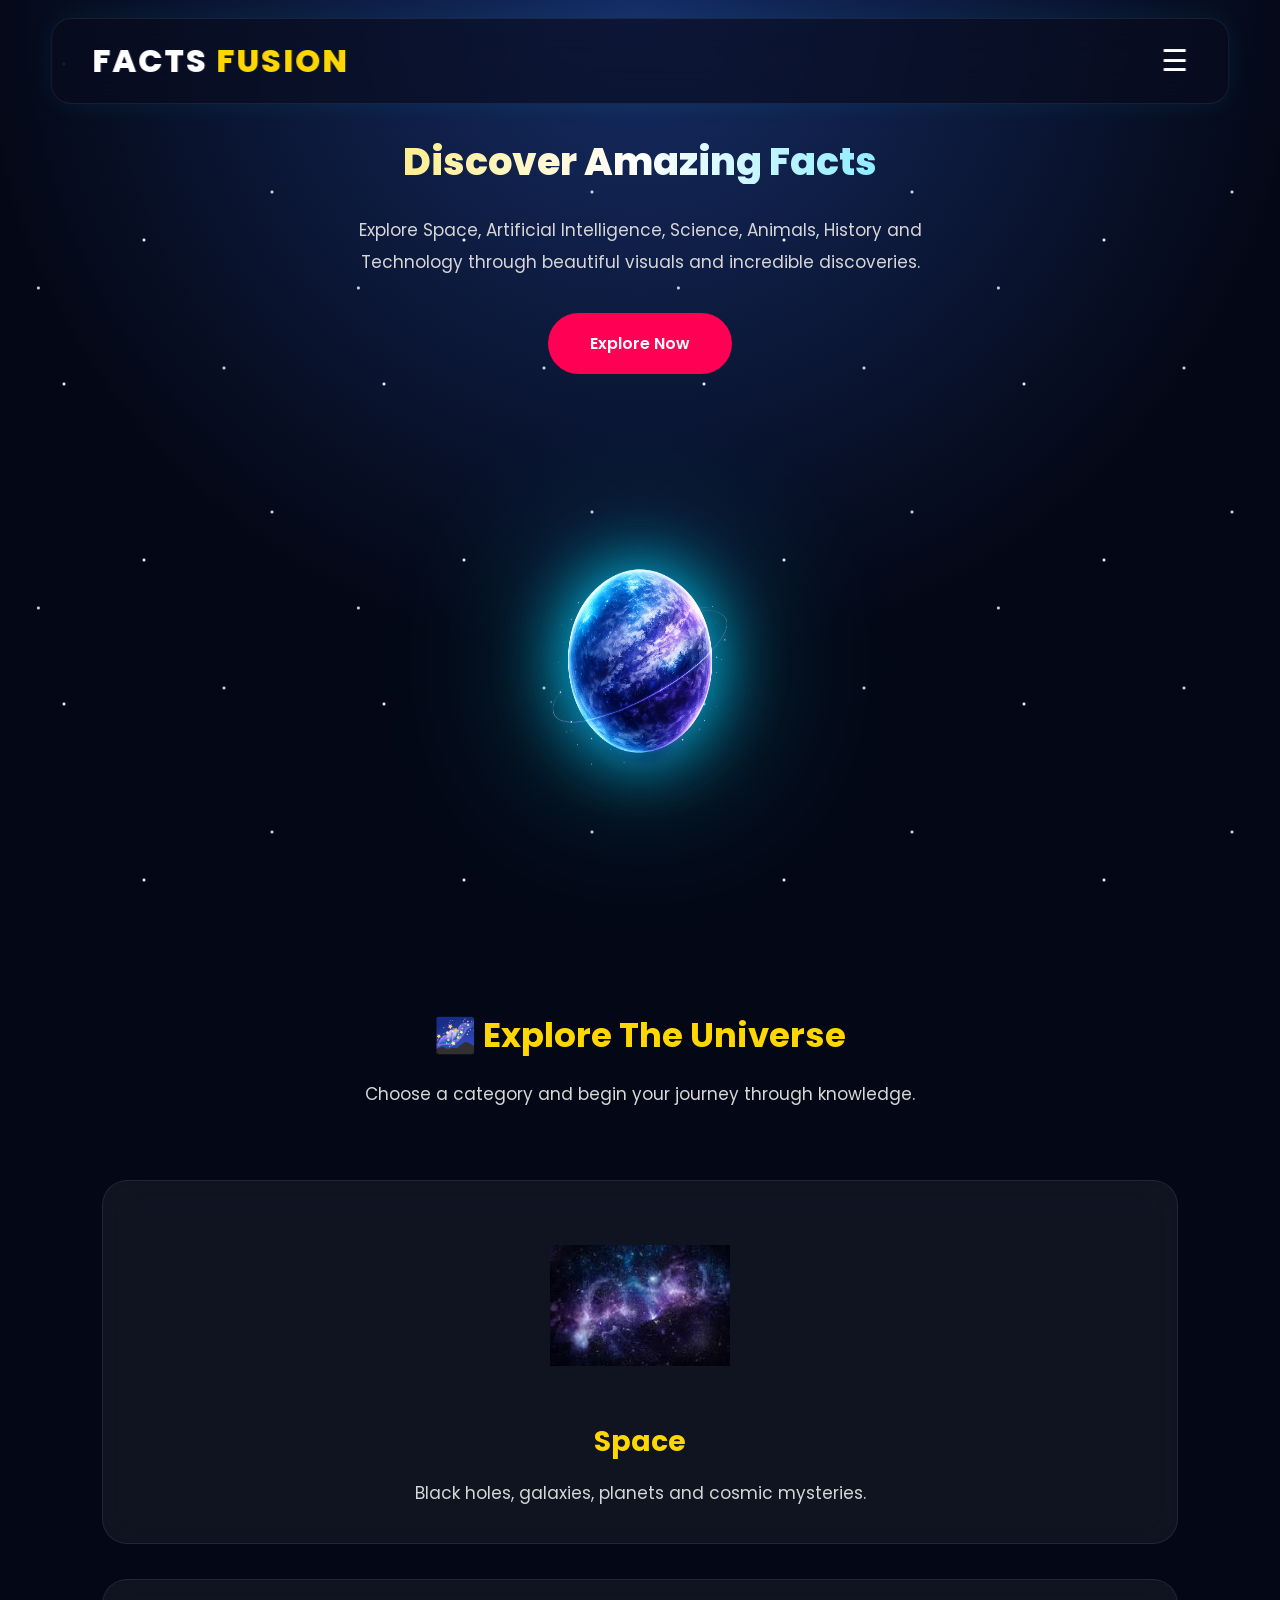
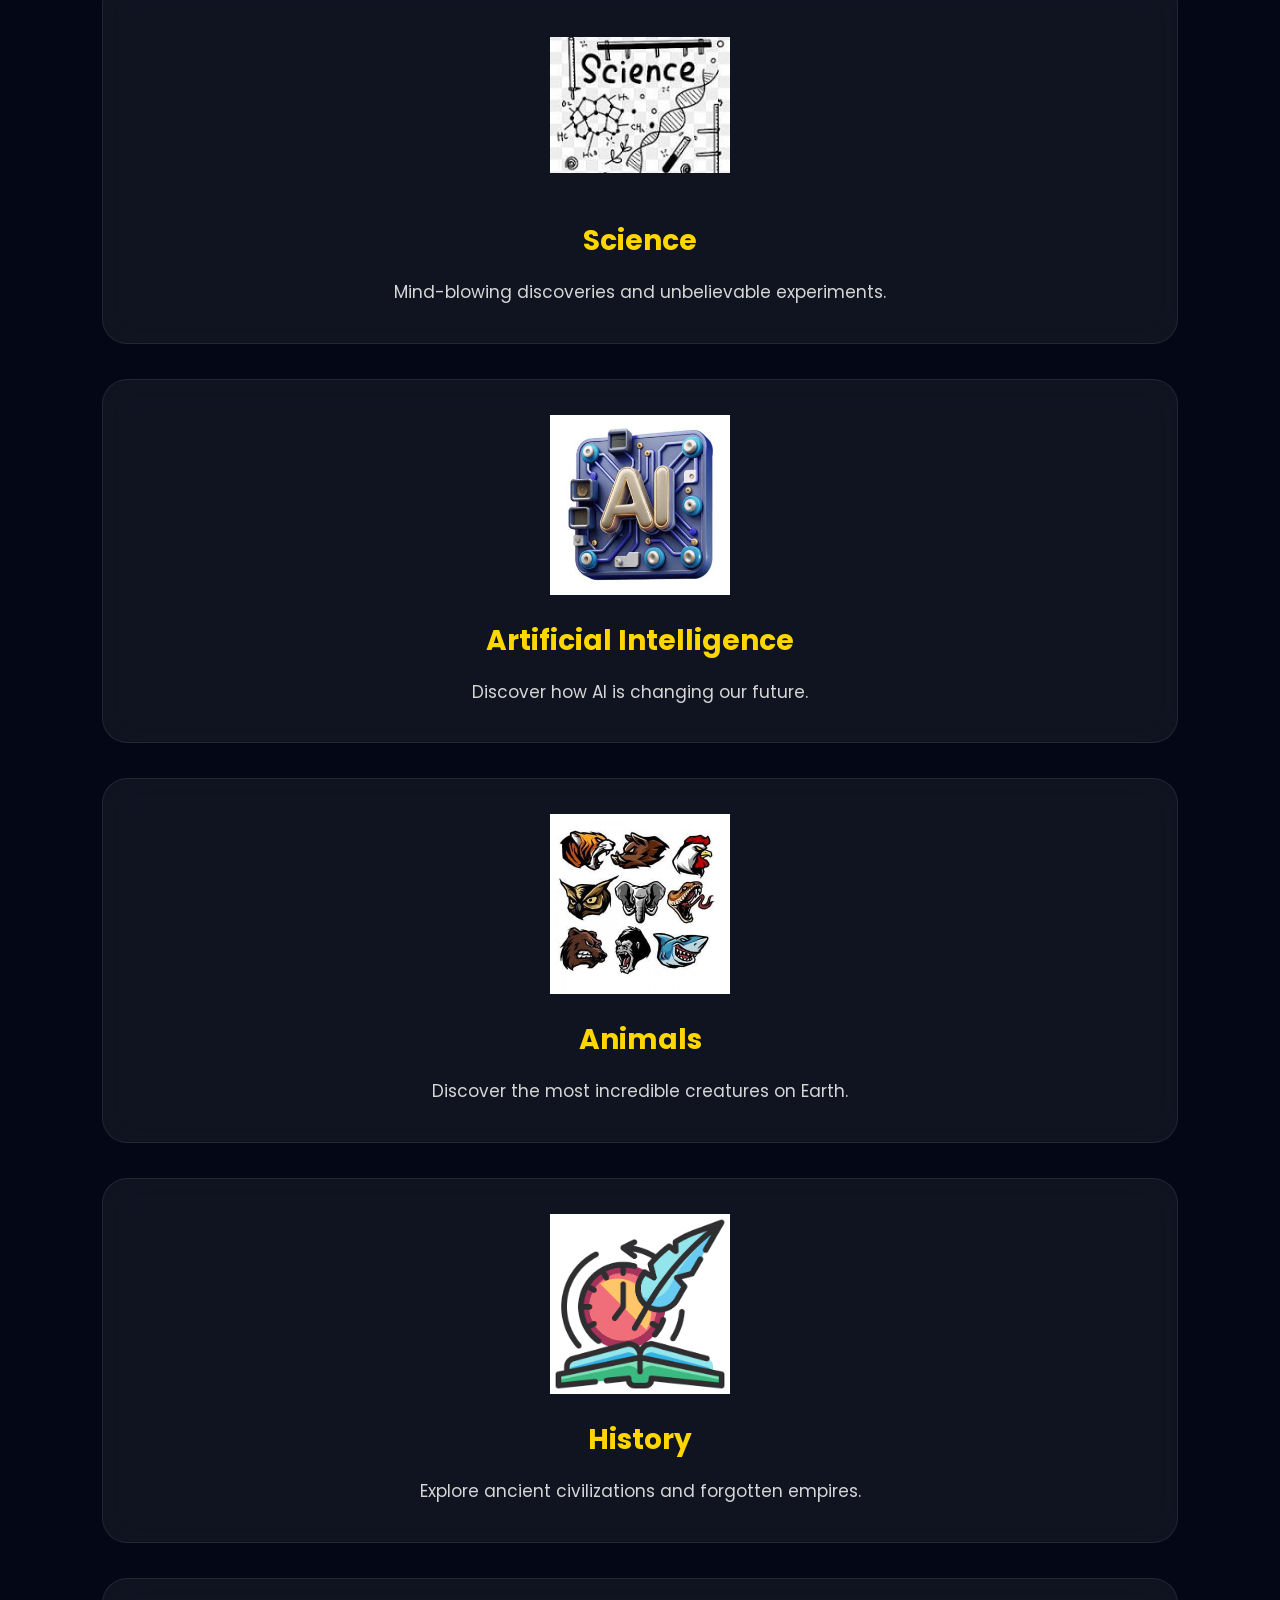
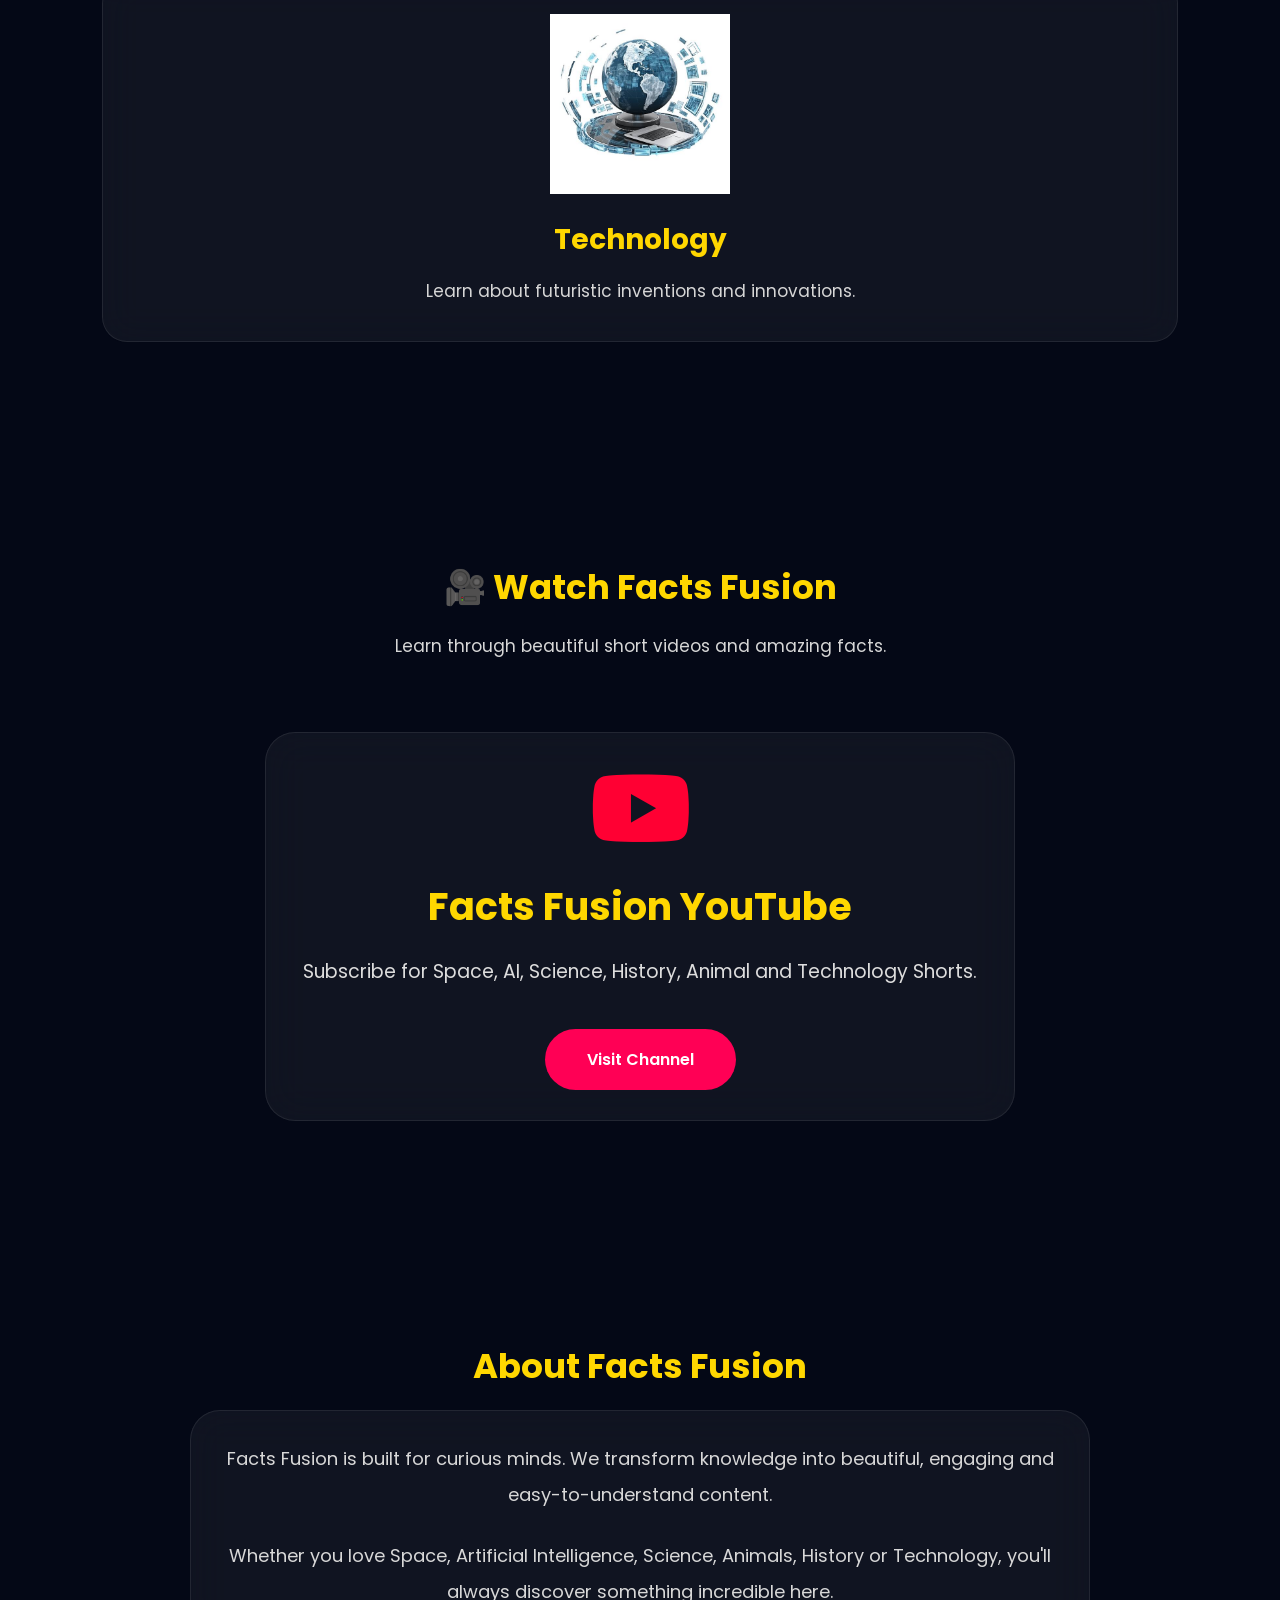
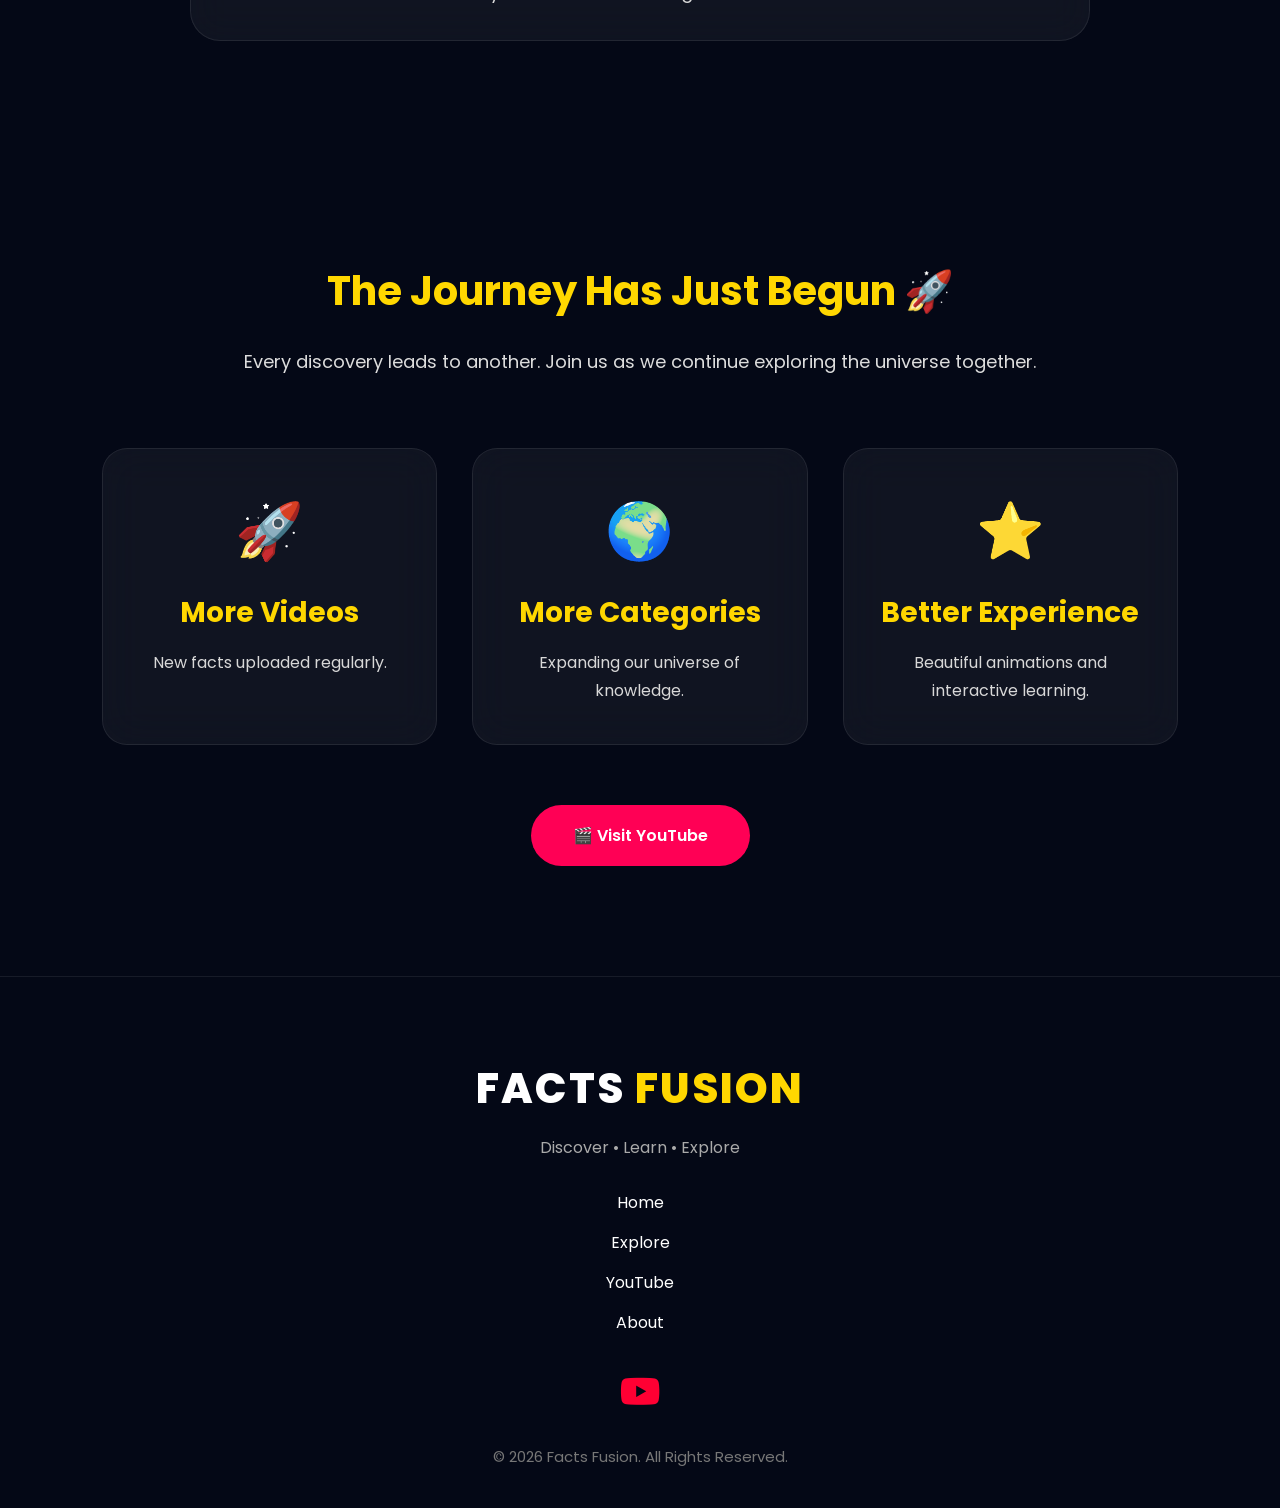
<file: index.html>
<!DOCTYPE html>
<html lang="en">

<head>

    <meta charset="UTF-8">

    <meta name="viewport"
          content="width=device-width, initial-scale=1.0">

    <title>Facts Fusion | Discover Amazing Facts</title>

    <meta name="description"
          content="Facts Fusion - Discover amazing facts about Space, Science, Artificial Intelligence, Animals, History and Technology.">

    <meta name="keywords"
          content="Facts Fusion, Space Facts, Science Facts, AI Facts, History Facts, Technology Facts">

    <meta name="author"
          content="Facts Fusion">

    <link rel="icon"
          href="images/favicon.png">

    <!-- Google Font -->

    <link rel="preconnect"
          href="https://fonts.googleapis.com">

    <link rel="preconnect"
          href="https://fonts.gstatic.com"
          crossorigin>

    <link href="https://fonts.googleapis.com/css2?family=Poppins:wght@300;400;500;600;700;800&display=swap"
          rel="stylesheet">

    <!-- Font Awesome -->

    <link rel="stylesheet"
          href="https://cdnjs.cloudflare.com/ajax/libs/font-awesome/6.6.0/css/all.min.css">

    <!-- CSS -->

    <link rel="stylesheet"
          href="style.css">

</head>

<body>

<!-- ================================= -->
<!-- Animated Background -->
<!-- ================================= -->

<div class="stars"></div>

<!-- ================================= -->
<!-- NAVBAR -->
<!-- ================================= -->

<header>

    <nav class="navbar">

        <div class="logo">
            FACTS <span>FUSION</span>
        </div>

        <div class="menu-toggle">
            ☰
        </div>

        <ul class="nav-links">

            <li><a href="#">Home</a></li>

            <li><a href="#explore">Explore</a></li>

            <li><a href="#youtube">YouTube</a></li>

            <li><a href="#about">About</a></li>

        </ul>

    </nav>

</header>
<!-- ================================= -->
<!-- HERO -->
<!-- ================================= -->

<section class="hero">

<div class="hero-text">

<h1>Discover Amazing Facts</h1>
<p>

Explore Space, Artificial Intelligence,
Science, Animals, History and Technology
through beautiful visuals and incredible discoveries.

</p>

<a href="#explore"
class="btn">

Explore Now

</a>

</div>

<div class="hero-image">

<img src="images/planet.png"
     alt="Planet">

</div>

</section>

<!-- ================================= -->
<!-- EXPLORE -->
<!-- ================================= -->

<section id="explore"
         class="explore">

<h2 class="section-title">

🌌 Explore The Universe

</h2>

<p class="section-subtitle">

Choose a category and begin your journey
through knowledge.

</p>

<div class="planet-grid">

<div class="planet-card">

<img src="images/space.png"
     alt="Space">

<h3>Space</h3>

<p>

Black holes, galaxies,
planets and cosmic mysteries.

</p>

</div>

<div class="planet-card">

<img src="images/science.png"
     alt="Science">

<h3>Science</h3>

<p>

Mind-blowing discoveries
and unbelievable experiments.

</p>

</div>

<div class="planet-card">

<img src="images/ai.png"
     alt="Artificial Intelligence">

<h3>Artificial Intelligence</h3>

<p>

Discover how AI is
changing our future.

</p>

</div>
<div class="planet-card">

    <img src="images/animals.png"
         alt="Animals">

    <h3>Animals</h3>

    <p>

        Discover the most incredible
        creatures on Earth.

    </p>

</div>

<div class="planet-card">

    <img src="images/history.png"
         alt="History">

    <h3>History</h3>

    <p>

        Explore ancient civilizations
        and forgotten empires.

    </p>

</div>

<div class="planet-card">

    <img src="images/technology.png"
         alt="Technology">

    <h3>Technology</h3>

    <p>

        Learn about futuristic
        inventions and innovations.

    </p>

</div>

</div>

</section>

<!-- ================================= -->
<!-- YOUTUBE -->
<!-- ================================= -->

<section id="youtube" class="youtube">

    <h2 class="section-title">

        🎥 Watch Facts Fusion

    </h2>

    <p class="section-subtitle">

        Learn through beautiful short videos and amazing facts.

    </p>

    <div class="youtube-card">

        <i class="fa-brands fa-youtube"></i>

        <h3>Facts Fusion YouTube</h3>

        <p>

            Subscribe for Space,
            AI, Science, History,
            Animal and Technology Shorts.

        </p>

        <a href="https://www.youtube.com/@AIFactHub-w6u"
           target="_blank"
           class="btn">

            Visit Channel

        </a>

    </div>

</section>

<!-- ================================= -->
<!-- ABOUT -->
<!-- ================================= -->

<section id="about" class="about">

    <h2 class="section-title">

        About Facts Fusion

    </h2>

    <div class="about-box">

        <p>

            Facts Fusion is built for curious minds.

            We transform knowledge into beautiful,
            engaging and easy-to-understand content.

        </p>

        <p>

            Whether you love Space,
            Artificial Intelligence,
            Science,
            Animals,
            History or Technology,

            you'll always discover
            something incredible here.

        </p>

    </div>

</section>

<!-- ================================= -->
<!-- JOURNEY -->
<!-- ================================= -->

<section class="journey">

    <h2>

        The Journey Has Just Begun 🚀

    </h2>

    <p>

        Every discovery leads to another.
        Join us as we continue exploring
        the universe together.

    </p>

    <div class="journey-grid">

        <div class="journey-item">

            <div class="icon">🚀</div>

            <h3>More Videos</h3>

            <p>

                New facts uploaded regularly.

            </p>

        </div>

        <div class="journey-item">

            <div class="icon">🌍</div>

            <h3>More Categories</h3>

            <p>

                Expanding our universe
                of knowledge.

            </p>

        </div>

        <div class="journey-item">

            <div class="icon">⭐</div>

            <h3>Better Experience</h3>

            <p>

                Beautiful animations
                and interactive learning.

            </p>

        </div>

    </div>
        <a href="https://www.youtube.com/@AIFactHub-w6u"
       target="_blank"
       class="btn">

        🎬 Visit YouTube

    </a>

</section>

<!-- ================================= -->
<!-- FOOTER -->
<!-- ================================= -->

<footer class="footer">

    <div class="footer-container">

        <div class="footer-logo">

            FACTS <span>FUSION</span>

        </div>

        <p class="footer-tagline">

            Discover • Learn • Explore

        </p>

        <div class="footer-links">

            <a href="#">Home</a>

            <a href="#explore">Explore</a>

            <a href="#youtube">YouTube</a>

            <a href="#about">About</a>

        </div>

        <div class="footer-social">

            <a href="https://www.youtube.com/@AIFactHub-w6u"
               target="_blank"
               aria-label="YouTube">

                <i class="fa-brands fa-youtube"></i>

            </a>

        </div>

        <p class="copyright">

            © 2026 Facts Fusion. All Rights Reserved.

        </p>

    </div>

</footer>

<!-- ================================ -->
<!-- JAVASCRIPT -->
<!-- ================================ -->

<script src="script.js"></script>

</body>

</html>
</file>
<file: style.css>
/* ===================================================
   FACTS FUSION V4
   PART 1
   Reset • Background • Navbar • Hero
=================================================== */

/* ==========================
   RESET
========================== */

*{
    margin:0;
    padding:0;
    box-sizing:border-box;
}

html{
    scroll-behavior:smooth;
}

body{

    font-family:'Poppins',sans-serif;

    background:#040816;

    color:#fff;

    overflow-x:hidden;

}

/* ==========================
   SCROLLBAR
========================== */

::-webkit-scrollbar{
    width:10px;
}

::-webkit-scrollbar-track{
    background:#07101f;
}

::-webkit-scrollbar-thumb{
    background:#00d4ff;
    border-radius:20px;
}

/* ==========================
   BACKGROUND
========================== */

body::before{

    content:"";

    position:fixed;

    inset:0;

    background:
    radial-gradient(circle at top,#162d66 0%,#040816 60%);

    z-index:-3;

}

.stars{

    position:fixed;

    inset:0;

    z-index:-2;

    background-image:

    radial-gradient(circle at 20% 20%,rgba(255,255,255,.9) 1px,transparent 2px),
    radial-gradient(circle at 70% 15%,rgba(255,255,255,.8) 1px,transparent 2px),
    radial-gradient(circle at 45% 75%,rgba(255,255,255,.9) 1px,transparent 2px),
    radial-gradient(circle at 85% 60%,rgba(255,255,255,.8) 1px,transparent 2px),
    radial-gradient(circle at 12% 90%,rgba(255,255,255,.8) 1px,transparent 2px);

    background-size:320px 320px;

    animation:starsMove 120s linear infinite;

}

@keyframes starsMove{

    from{

        transform:translateY(0);

    }

    to{

        transform:translateY(-320px);

    }

}

/* ==========================
   NAVBAR
========================== */

header{

    position:fixed;

    top:18px;

    left:50%;

    transform:translateX(-50%);

    width:92%;

    z-index:999;

}

.navbar{

    display:flex;

    justify-content:space-between;

    align-items:center;

    padding:18px 40px;

    border-radius:20px;

    background:rgba(8,12,30,.65);

    backdrop-filter:blur(18px);

    border:1px solid rgba(255,255,255,.08);

    box-shadow:0 0 25px rgba(0,212,255,.08);

}

.logo{

    font-size:32px;

    font-weight:800;

    letter-spacing:2px;

}

.logo span{

    color:#FFD700;

}

.nav-links{

    display:flex;

    list-style:none;

    gap:35px;

}

.nav-links a{

    text-decoration:none;

    color:white;

    font-weight:500;

    transition:.35s;

    position:relative;

}

.nav-links a::after{

    content:"";

    position:absolute;

    left:0;

    bottom:-8px;

    width:0;

    height:2px;

    background:#00d4ff;

    transition:.35s;

}

.nav-links a:hover{

    color:#00d4ff;

}

.nav-links a:hover::after{

    width:100%;

}

/* ==========================
   HERO
========================== */

.hero{

    min-height:100vh;

    display:flex;

    justify-content:space-between;

    align-items:center;

    gap:70px;

    padding:140px 8% 80px;

}

.hero-text{

    flex:1;

}

.hero h1{

    font-size:78px;

    line-height:1.05;

    font-weight:800;

    margin-bottom:30px;

    background:linear-gradient(
    90deg,
    #FFD700,
    #ffffff,
    #00d4ff);

    -webkit-background-clip:text;

    -webkit-text-fill-color:transparent;

}

.hero p{

    font-size:22px;

    color:#d6d6d6;

    line-height:1.9;

    margin-bottom:45px;

    max-width:620px;

}

.btn{

    display:inline-block;

    padding:18px 42px;

    border-radius:60px;

    text-decoration:none;

    color:white;

    background:#ff0055;

    font-weight:600;

    transition:.4s;

}

.btn:hover{

    background:#FFD700;

    color:black;

    transform:translateY(-8px);

    box-shadow:0 0 30px rgba(255,215,0,.6);

}

/* ==========================
   HERO IMAGE
========================== */

.hero-image{

    flex:1;

    display:flex;

    justify-content:center;

}

.hero-image img{

    width:520px;

    max-width:100%;

    animation:planetFloat 7s ease-in-out infinite;

    filter:
    drop-shadow(0 0 35px #00d4ff)
    drop-shadow(0 0 80px rgba(0,212,255,.4));

}

@keyframes planetFloat{

    0%{

        transform:translateY(0);

    }

    50%{

        transform:translateY(-18px);

    }

    100%{

        transform:translateY(0);

    }

}

/* ==========================
   SECTION TITLES
========================== */

section{

    padding:110px 8%;

}

.section-title{

    text-align:center;

    font-size:52px;

    color:#FFD700;

    margin-bottom:18px;

}

.section-subtitle{

    max-width:760px;

    margin:auto;

    text-align:center;

    color:#d7d7d7;

    font-size:20px;

    line-height:1.8;

    margin-bottom:70px;

}
/* ===================================================
   FACTS FUSION V4
   PART 2
   Explore • YouTube • About
=================================================== */

/* ==========================
   EXPLORE SECTION
========================== */

.explore{
    text-align:center;
}

.planet-grid{

    display:grid;

    grid-template-columns:repeat(auto-fit,minmax(280px,1fr));

    gap:35px;

    margin-top:40px;

}

.planet-card{

    background:rgba(255,255,255,.05);

    border:1px solid rgba(255,255,255,.08);

    backdrop-filter:blur(18px);

    border-radius:25px;

    padding:35px;

    transition:.4s;

    cursor:pointer;

}

.planet-card:hover{

    transform:translateY(-12px);

    border-color:#00d4ff;

    box-shadow:
    0 0 25px rgba(0,212,255,.35);

}

.planet-card img{

    width:180px;

    height:180px;

    object-fit:contain;

    display:block;

    margin:0 auto 25px;

    animation:planetCardFloat 6s ease-in-out infinite;

    transition:.4s;

}

.planet-card:hover img{

    transform:scale(1.1) rotate(6deg);

    filter:drop-shadow(0 0 25px #00d4ff);

}

@keyframes planetCardFloat{

    0%{
        transform:translateY(0);
    }

    50%{
        transform:translateY(-10px);
    }

    100%{
        transform:translateY(0);
    }

}

.planet-card h3{

    font-size:28px;

    color:#FFD700;

    margin-bottom:15px;

}

.planet-card p{

    color:#d6d6d6;

    line-height:1.8;

    font-size:17px;

}

/* ==========================
   YOUTUBE SECTION
========================== */

.youtube{

    text-align:center;

}

.youtube-card{

    max-width:750px;

    margin:auto;

    background:rgba(255,255,255,.05);

    border:1px solid rgba(255,255,255,.08);

    border-radius:30px;

    backdrop-filter:blur(20px);

    padding:60px 40px;

    transition:.4s;

}

.youtube-card:hover{

    transform:translateY(-10px);

    border-color:#ff0033;

    box-shadow:
    0 0 35px rgba(255,0,60,.35);

}

.youtube-card i{

    font-size:90px;

    color:#ff0033;

    margin-bottom:25px;

}

.youtube-card h3{

    font-size:38px;

    color:#FFD700;

    margin-bottom:20px;

}

.youtube-card p{

    color:#ddd;

    font-size:19px;

    line-height:1.8;

    margin-bottom:40px;

}

/* ==========================
   ABOUT SECTION
========================== */

.about{

    text-align:center;

}

.about-box{

    max-width:900px;

    margin:auto;

    background:rgba(255,255,255,.05);

    border:1px solid rgba(255,255,255,.08);

    backdrop-filter:blur(18px);

    border-radius:30px;

    padding:60px;

}

.about-box p{

    font-size:20px;

    line-height:2;

    color:#d8d8d8;

    margin-bottom:25px;

}

.about-box p:last-child{

    margin-bottom:0;

}
/* ===================================================
   FACTS FUSION V4
   PART 3
   Journey • Footer • Responsive
=================================================== */

/* ==========================
   JOURNEY
========================== */

.journey{

    text-align:center;

}

.journey h2{

    font-size:54px;

    color:#FFD700;

    margin-bottom:25px;

}

.journey>p{

    max-width:800px;

    margin:auto;

    font-size:20px;

    color:#ddd;

    line-height:1.8;

    margin-bottom:70px;

}

.journey-grid{

    display:grid;

    grid-template-columns:repeat(auto-fit,minmax(260px,1fr));

    gap:35px;

    margin-bottom:60px;

}

.journey-item{

    background:rgba(255,255,255,.05);

    border:1px solid rgba(255,255,255,.08);

    border-radius:25px;

    backdrop-filter:blur(20px);

    padding:40px 30px;

    transition:.4s;

}

.journey-item:hover{

    transform:translateY(-10px);

    border-color:#FFD700;

    box-shadow:0 0 30px rgba(255,215,0,.25);

}

.icon{

    font-size:55px;

    margin-bottom:20px;

}

.journey-item h3{

    font-size:28px;

    color:#FFD700;

    margin-bottom:15px;

}

.journey-item p{

    color:#d8d8d8;

    line-height:1.7;

}

/* ==========================
   FOOTER
========================== */

.footer{

    border-top:1px solid rgba(255,255,255,.08);

    padding:80px 8% 40px;

    text-align:center;

}

.footer-logo{

    font-size:42px;

    font-weight:800;

    letter-spacing:2px;

    margin-bottom:15px;

}

.footer-logo span{

    color:#FFD700;

}

.footer-tagline{

    color:#aaa;

    margin-bottom:30px;

}

.footer-links{

    display:flex;

    justify-content:center;

    gap:30px;

    flex-wrap:wrap;

    margin-bottom:30px;

}

.footer-links a{

    color:white;

    text-decoration:none;

    transition:.3s;

}

.footer-links a:hover{

    color:#00d4ff;

}

.footer-social{

    margin-bottom:25px;

}

.footer-social a{

    color:#ff0033;

    font-size:36px;

    transition:.3s;

}

.footer-social a:hover{

    transform:scale(1.2);

    color:#FFD700;

}

.copyright{

    color:#777;

    font-size:15px;

}

/* ==========================
   MOBILE
========================== */


.nav-links{

    gap:20px;

    flex-wrap:wrap;

    justify-content:center;

}

.hero{

    flex-direction:column;

    text-align:center;

    padding-top:170px;

}

.hero h1{

    font-size:48px;

}

.hero p{

    margin:auto auto 35px;

    font-size:18px;

}

.hero-image img{

    width:300px;

}

.section-title{

    font-size:40px;

}

.section-subtitle{

    font-size:18px;

}

.about-box{

    padding:35px;

}

.about-box p{

    font-size:18px;

}

.journey h2{

    font-size:40px;

}

.journey>p{

    font-size:18px;

}

}

/* ==========================
   MOBILE
========================== */



.hero{
    flex-direction:column-reverse;
    text-align:center;

    /* THIS FIXES THE PROBLEM */
    padding:230px 20px 80px;

    min-height:auto;
}

.hero-text{
    width:100%;
}

.hero h1{
    font-size:40px;
    line-height:1.15;
}

.hero p{
    font-size:17px;
    margin:25px auto 35px;
}

.hero-image img{
    width:240px;
}

.section-title{
    font-size:34px;
}

.section-subtitle{
    font-size:17px;
}

.planet-grid{
    grid-template-columns:1fr;
}

.about-box,
.youtube-card{
    padding:30px 20px;
}

.footer-links{
    flex-direction:column;
    gap:15px;
}

}

/* ==========================
   SCROLL REVEAL
========================== */

.reveal{

    opacity:0;

    transform:translateY(60px);

    transition:all .8s ease;

}

.reveal.active{

    opacity:1;

    transform:translateY(0);

}
/* ==========================
   HAMBURGER MENU
========================== */

.menu-toggle{
    display:none;
    font-size:30px;
    color:#ffffff;
    cursor:pointer;
}

/* Mobile */

@media (max-width:768px){

.menu-toggle{
    display:flex !important;
    align-items:center;
    justify-content:center;
}

.navbar{
    display:flex;
    justify-content:space-between;
    align-items:center;
}

}
.menu-toggle{
    display:block;
}

.nav-links{

    position:absolute;

    top:80px;

    left:0;

    width:100%;

    background:rgba(8,12,30,.98);

    backdrop-filter:blur(20px);

    display:none;

    flex-direction:column;

    text-align:center;

    padding:25px 0;

    gap:25px;

    border-radius:0 0 20px 20px;

}

.nav-links.active{

    display:flex;

}

.hero{

    padding-top:140px;

}

.hero h1{

    font-size:38px;

}

.hero-image img{

    width:240px;

}

}
</file>
